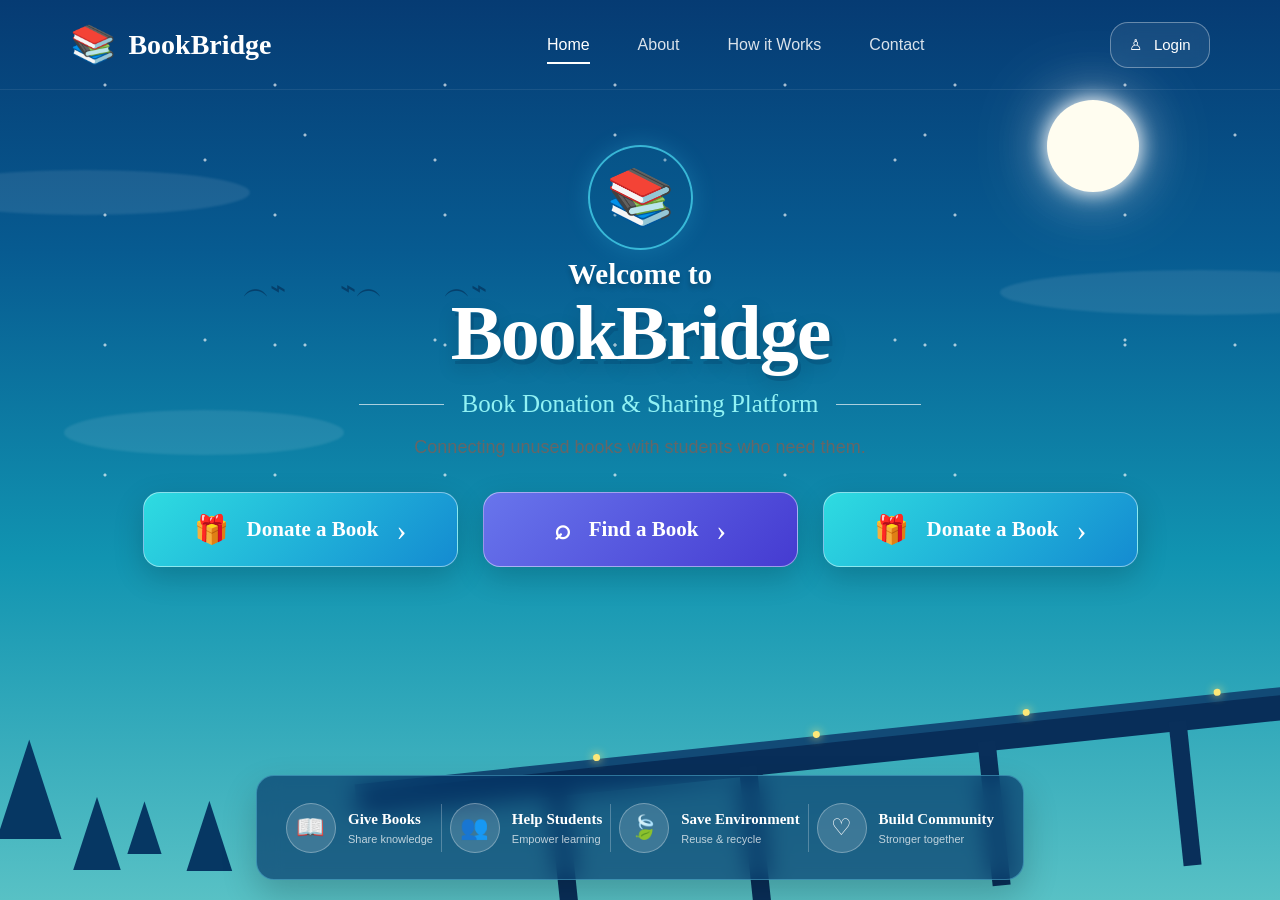
<file: index.html>
<!DOCTYPE html>
<html lang="en">

<head>
    <meta charset="UTF-8">
    <meta name="viewport" content="width=device-width, initial-scale=1.0">

    <title>BookBridge - Home</title>

    <link rel="stylesheet" href="style.css">
</head>

<body>

    <div class="home-page">

        <!-- Stars -->
        <div class="stars"></div>

        <!-- Moon -->
        <div class="moon"></div>

        <!-- Clouds -->
        <div class="cloud cloud-one"></div>
        <div class="cloud cloud-two"></div>
        <div class="cloud cloud-three"></div>

        <!-- Navigation -->
        <nav class="navbar">

            <div class="brand">
                <span class="brand-icon">📚</span>
                <span>BookBridge</span>
            </div>

            <div class="nav-links">

                <a href="#" class="active">Home</a>
                <a href="#">About</a>
                <a href="#">How it Works</a>
                <a href="#">Contact</a>

            </div>

           <div class="profile" id="profileArea">
    <span>♙</span>
    <span id="userName">Login</span>
</div>
        </nav>


        <!-- Trees -->
        <div class="trees">

            <div class="tree tree1">▲</div>
            <div class="tree tree2">▲</div>
            <div class="tree tree3">▲</div>
            <div class="tree tree4">▲</div>

        </div>


        <!-- Birds -->
        <div class="birds">
            ︵⌁　　⌁︵　　 ︵⌁
        </div>


        <!-- Main Hero -->
        <main class="hero">

            <div class="book-circle">
                📚
            </div>

            <p class="welcome">
                Welcome to
            </p>

            <h1>
                BookBridge
            </h1>

            <div class="line-title">
                <span></span>
                <h2>Book Donation & Sharing Platform</h2>
                <span></span>
            </div>

            <p class="description">
                Connecting unused books with students who need them.
            </p>


            <!-- Buttons -->
            <div class="main-buttons">

                <button class="donate-btn"
                    onclick="donateBook()">

                    <span>🎁</span>
                    <span>Donate a Book</span>
                    <b>›</b>

                </button>


               <button class="find-btn"
    onclick="window.location.href='find.html'">

    <span>⌕</span>
    <span>Find a Book</span>
    <b>›</b>

</button>


            <!-- Logout -->
            <button class="donate-btn"
    onclick="window.location.href='donate.html'">

    <span>🎁</span>
    <span>Donate a Book</span>
    <b>›</b>

</button>

        </main>


        <!-- Bridge -->
        <div class="bridge">

            <div class="bridge-road"></div>

            <div class="pillar pillar1"></div>
            <div class="pillar pillar2"></div>
            <div class="pillar pillar3"></div>
            <div class="pillar pillar4"></div>

            <div class="bridge-light light1"></div>
            <div class="bridge-light light2"></div>
            <div class="bridge-light light3"></div>
            <div class="bridge-light light4"></div>

        </div>


        <!-- Bottom Features -->
        <section class="features">

            <div class="feature">

                <div class="feature-icon book">
                    📖
                </div>

                <div>
                    <h3>Give Books</h3>
                    <p>Share knowledge</p>
                </div>

            </div>


            <div class="divider"></div>


            <div class="feature">

                <div class="feature-icon people">
                    👥
                </div>

                <div>
                    <h3>Help Students</h3>
                    <p>Empower learning</p>
                </div>

            </div>


            <div class="divider"></div>


            <div class="feature">

                <div class="feature-icon leaf">
                    🍃
                </div>

                <div>
                    <h3>Save Environment</h3>
                    <p>Reuse & recycle</p>
                </div>

            </div>


            <div class="divider"></div>


            <div class="feature">

                <div class="feature-icon heart">
                    ♡
                </div>

                <div>
                    <h3>Build Community</h3>
                    <p>Stronger together</p>
                </div>

            </div>

        </section>

    </div>


    <script src="script.js"></script>

    <script>

    const loggedUser =
        JSON.parse(localStorage.getItem("loggedInUser"));

    const profileArea =
        document.getElementById("profileArea");

    const userName =
        document.getElementById("userName");


    if (loggedUser) {

        // User logged in
        userName.textContent = loggedUser.name;

        profileArea.style.cursor = "pointer";

        profileArea.onclick = function() {

            if (confirm("Do you want to logout?")) {
                logout();
            }

        };

    } else {

        // User not logged in
        userName.textContent = "Login";

        profileArea.style.cursor = "pointer";

        profileArea.onclick = function() {

            window.location.href = "login.html";

        };

    }

</script>

</body>
</html>
</file>
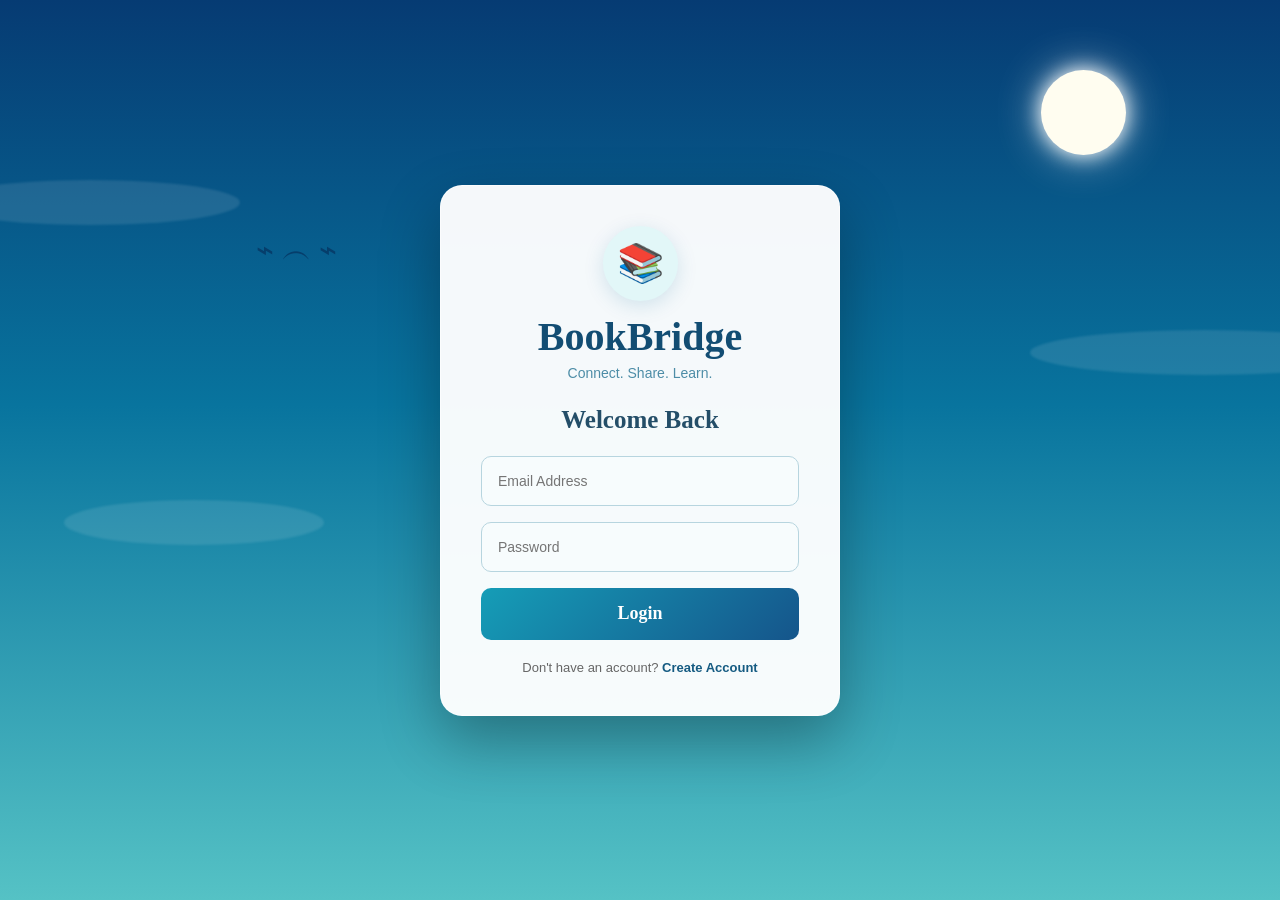
<file: donate.html>
<!DOCTYPE html>
<html lang="en">

<head>
    <meta charset="UTF-8">

    <meta name="viewport"
          content="width=device-width, initial-scale=1.0">

    <title>BookBridge - Donate a Book</title>

    <link rel="stylesheet" href="style.css">
</head>

<body>

<div class="find-page">

    <!-- NAVBAR -->

    <nav class="find-navbar">

        <div class="brand">

            <span>📚</span>

            <span>BookBridge</span>

        </div>


        <div class="find-nav-links">

            <a href="index.html">
                Home
            </a>

            <a href="donate.html"
               class="active">
                Donate
            </a>

            <a href="find.html">
                Find a Book
            </a>

            <a href="requests.html">
                My Requests
            </a>

        </div>


        <div class="user-area">

            <span>👤</span>

            <span id="donorName">
                User
            </span>

            <button
                onclick="logout()"
                class="find-logout">

                Logout

            </button>

        </div>

    </nav>


    <!-- HEADER -->

    <div class="find-header">

        <div class="find-icon">
            📚
        </div>

        <h1>
            Donate a Book
        </h1>

        <p>
            Share your unused books with students who need them.
        </p>

    </div>


    <!-- DONATION FORM -->

    <div class="login-card donation-card">

        <form id="donationForm">

            <input
                type="text"
                id="bookName"
                placeholder="Book Name"
                required
            >

            <input
                type="text"
                id="author"
                placeholder="Author"
                required
            >


            <select id="category" required>

                <option value="">
                    Select Category
                </option>

                <option value="Computer Science">
                    Computer Science
                </option>

                <option value="Mathematics">
                    Mathematics
                </option>

                <option value="Physics">
                    Physics
                </option>

                <option value="Chemistry">
                    Chemistry
                </option>

                <option value="English">
                    English
                </option>

                <option value="Other">
                    Other
                </option>

            </select>


            <input
                type="text"
                id="edition"
                placeholder="Edition"
            >


            <select id="condition" required>

                <option value="">
                    Select Book Condition
                </option>

                <option value="New">
                    New
                </option>

                <option value="Good">
                    Good
                </option>

                <option value="Used">
                    Used
                </option>

            </select>


            <input
                type="text"
                id="location"
                placeholder="Location"
                required
            >


            <textarea
                id="description"
                placeholder="Book Description"
                rows="4">
            </textarea>


            <button type="submit">

                📚 Donate This Book

            </button>

        </form>

    </div>

</div>


<script src="script.js"></script>


<script>

    const loggedUser =
        JSON.parse(
            localStorage.getItem("loggedInUser")
        );


    if (!loggedUser) {

        window.location.href =
            "login.html";

    } else {

        document.getElementById(
            "donorName"
        ).textContent =
            loggedUser.name;

    }

</script>

</body>

</html>
</file>
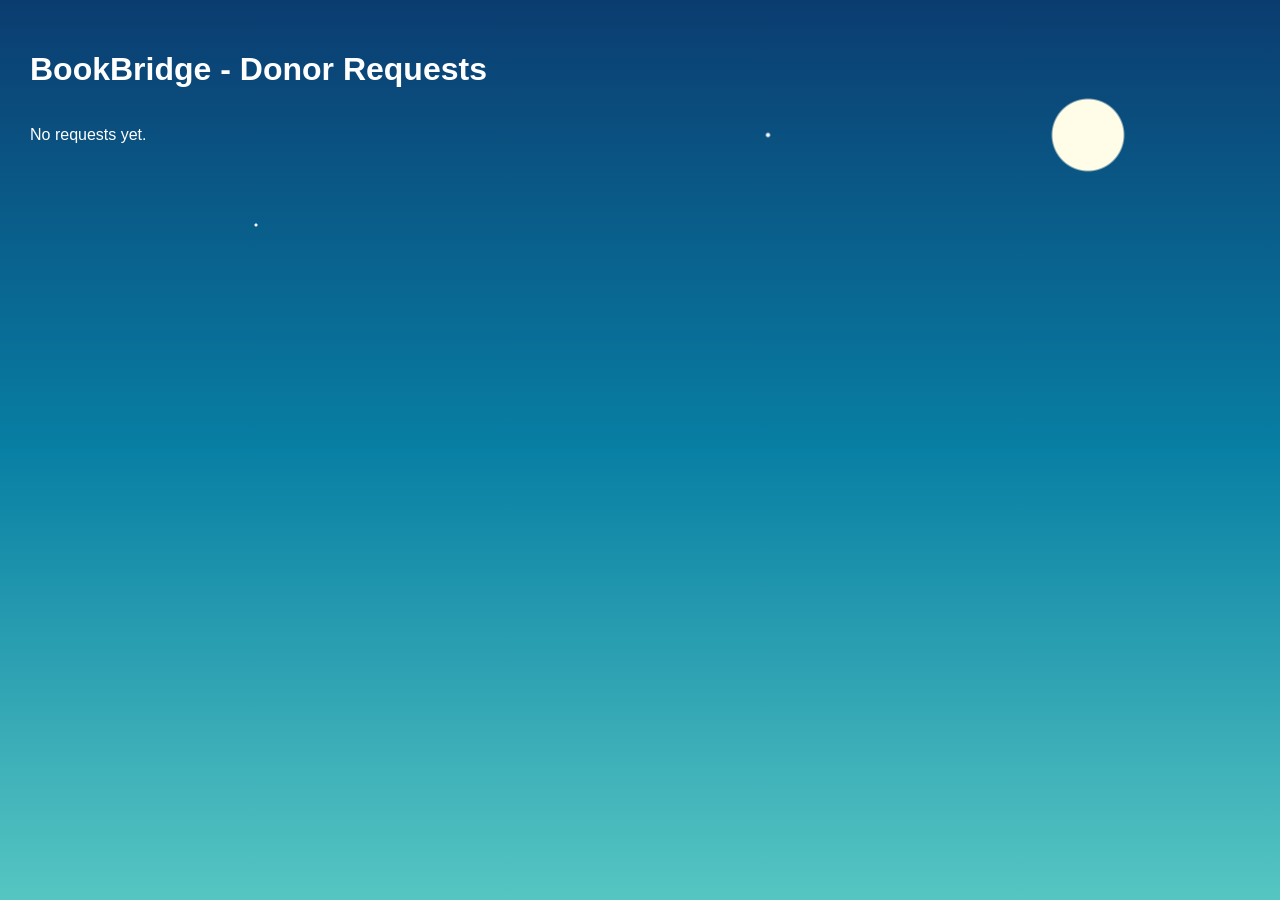
<file: donor-requests.html>
<!DOCTYPE html>
<html lang="en">
<head>
<meta charset="UTF-8">
<meta name="viewport" content="width=device-width, initial-scale=1">
<title>Donor Requests - BookBridge</title>
<style>
body {
    margin: 0;
    padding: 30px;
    font-family: Arial, sans-serif;
    color: white;
    background:
        radial-gradient(circle at 85% 15%, #fffde8 0 35px, transparent 37px),
        radial-gradient(circle at 20% 25%, white 1px, transparent 2px),
        radial-gradient(circle at 60% 15%, white 1px, transparent 3px),
        linear-gradient(180deg, #0b3c70, #087fa4, #56c6c2);
    background-attachment: fixed;
}
#list {
    display: grid;
    grid-template-columns: repeat(auto-fit, minmax(270px, 1fr));
    gap: 20px;
}
.card {
    padding: 22px;
    border-radius: 16px;
    background: #07365bd9;
    border: 1px solid #8be8ff80;
}
button {
    padding: 10px 14px;
    margin: 5px 3px;
    border: 0;
    border-radius: 7px;
    background: #16b8d0;
    color: white;
    cursor: pointer;
}
.reject { background: #d74757; }
input { max-width: 100%; margin: 10px 0; }
</style>
</head>
<body>
<h1>BookBridge - Donor Requests</h1>
<div id="list"></div>

<script src="workflow.js"></script>
<script>
function render() {
    const list = document.getElementById("list");
    const requests = getRequests();

    if (!requests.length) {
        list.innerHTML = "<p>No requests yet.</p>";
        return;
    }

    list.replaceChildren();

    requests.forEach(r => {
        const card = document.createElement("div");
        card.className = "card";

        const title = document.createElement("h2");
        title.textContent = r.title;

        const student = document.createElement("p");
        student.textContent = "Student: " + r.student;

        const status = document.createElement("p");
        status.textContent = "Status: " + r.status;

        card.append(title, student, status);

        if (r.status === "Pending") {
            addButton(card, "Accept", () => {
                donorDecision(r.id, "Accepted");
                render();
            });

            addButton(card, "Reject", () => {
                donorDecision(r.id, "Rejected");
                render();
            }, "reject");
        }

        if (r.status === "Accepted") {
            const file = document.createElement("input");
            file.type = "file";
            file.accept = "application/pdf";
            card.appendChild(file);

            addButton(card, "Upload PDF", async () => {
                try {
                    await uploadPDF(r.id, file.files[0]);
                    alert("PDF uploaded!");
                    render();
                } catch (err) {
                    alert(err.message);
                }
            });

            addButton(card, "Mark Completed", async () => {
                try {
                    await markCompleted(r.id);
                    alert("Request completed!");
                    render();
                } catch (err) {
                    alert(err.message);
                }
            });
        }

        list.appendChild(card);
    });
}

function addButton(parent, text, action, extraClass = "") {
    const button = document.createElement("button");
    button.textContent = text;
    button.className = extraClass;
    button.onclick = action;
    parent.appendChild(button);
}

render();
</script>
</body>
</html>
</file>
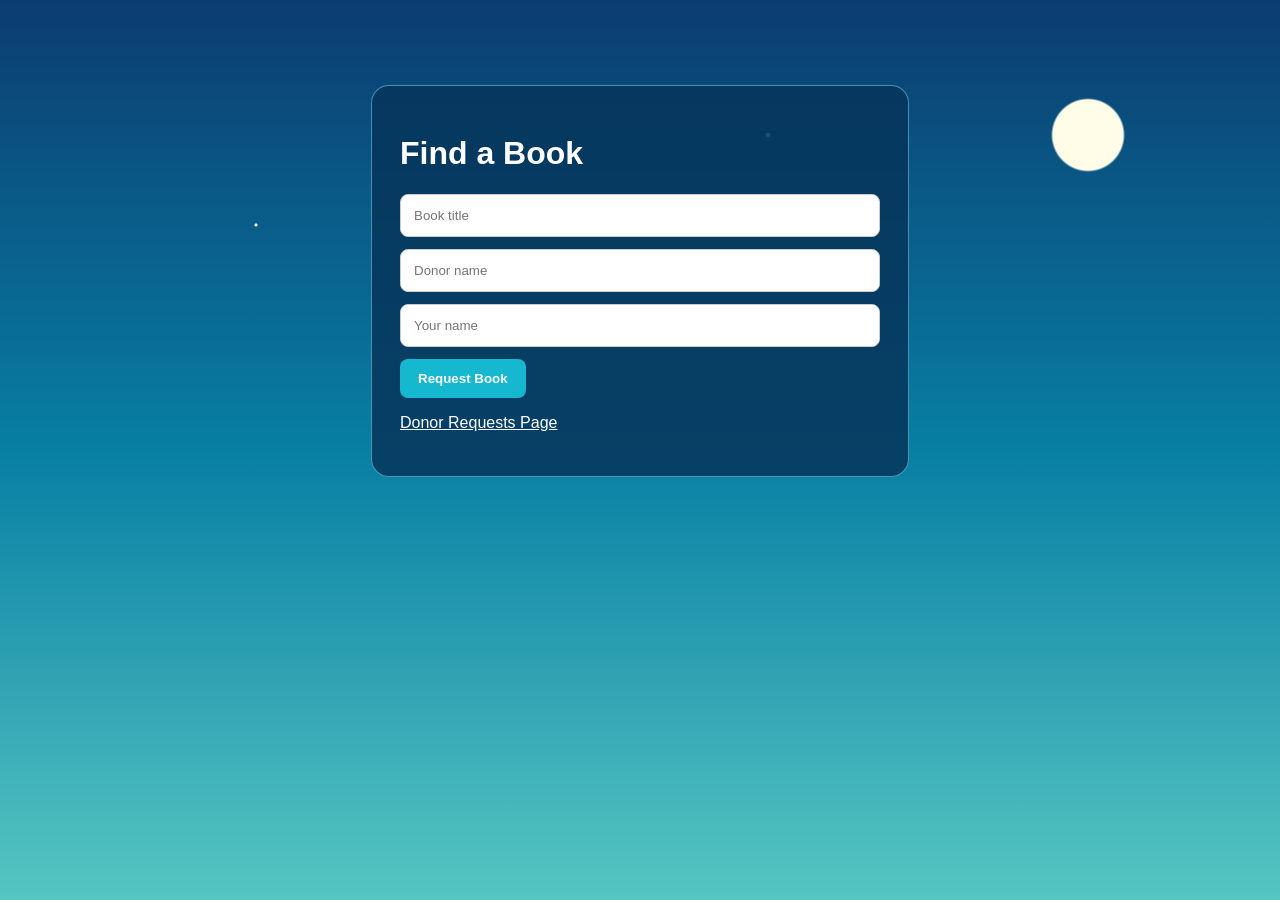
<file: find.html>
<!DOCTYPE html>
<html lang="en">
<head>
<meta charset="UTF-8">
<meta name="viewport" content="width=device-width, initial-scale=1">
<title>Find a Book - BookBridge</title>
<style>
body {
    margin: 0;
    padding: 35px;
    font-family: Arial, sans-serif;
    color: white;
    background:
        radial-gradient(circle at 85% 15%, #fffde8 0 35px, transparent 37px),
        radial-gradient(circle at 20% 25%, white 1px, transparent 2px),
        radial-gradient(circle at 60% 15%, white 1px, transparent 3px),
        linear-gradient(180deg, #0b3c70, #087fa4, #56c6c2);
    background-attachment: fixed;
}
.box {
    max-width: 480px;
    margin: 50px auto;
    padding: 28px;
    border-radius: 18px;
    background: #07365bd9;
    border: 1px solid #8be8ff80;
}
input {
    display: block;
    box-sizing: border-box;
    width: 100%;
    padding: 13px;
    margin: 12px 0;
    border-radius: 8px;
    border: 1px solid #ccc;
}
button {
    background: #16b8d0;
    color: white;
    padding: 12px 18px;
    border: 0;
    border-radius: 8px;
    cursor: pointer;
    font-weight: bold;
}
</style>
</head>
<body>
<div class="box">
    <h1>Find a Book</h1>
    <form id="requestForm">
        <input id="title" placeholder="Book title" required>
        <input id="donor" placeholder="Donor name" required>
        <input id="student" placeholder="Your name" required>
        <button type="submit">Request Book</button>
    </form>
    <p><a href="donor-requests.html" style="color:white">
        Donor Requests Page
    </a></p>
</div>

<script src="workflow.js"></script>
<script>
document.getElementById("requestForm").addEventListener("submit", e => {
    e.preventDefault();

    createRequest(
        document.getElementById("title").value.trim(),
        document.getElementById("donor").value.trim(),
        document.getElementById("student").value.trim()
    );

    e.target.reset();
});
</script>
</body>
</html>
</file>
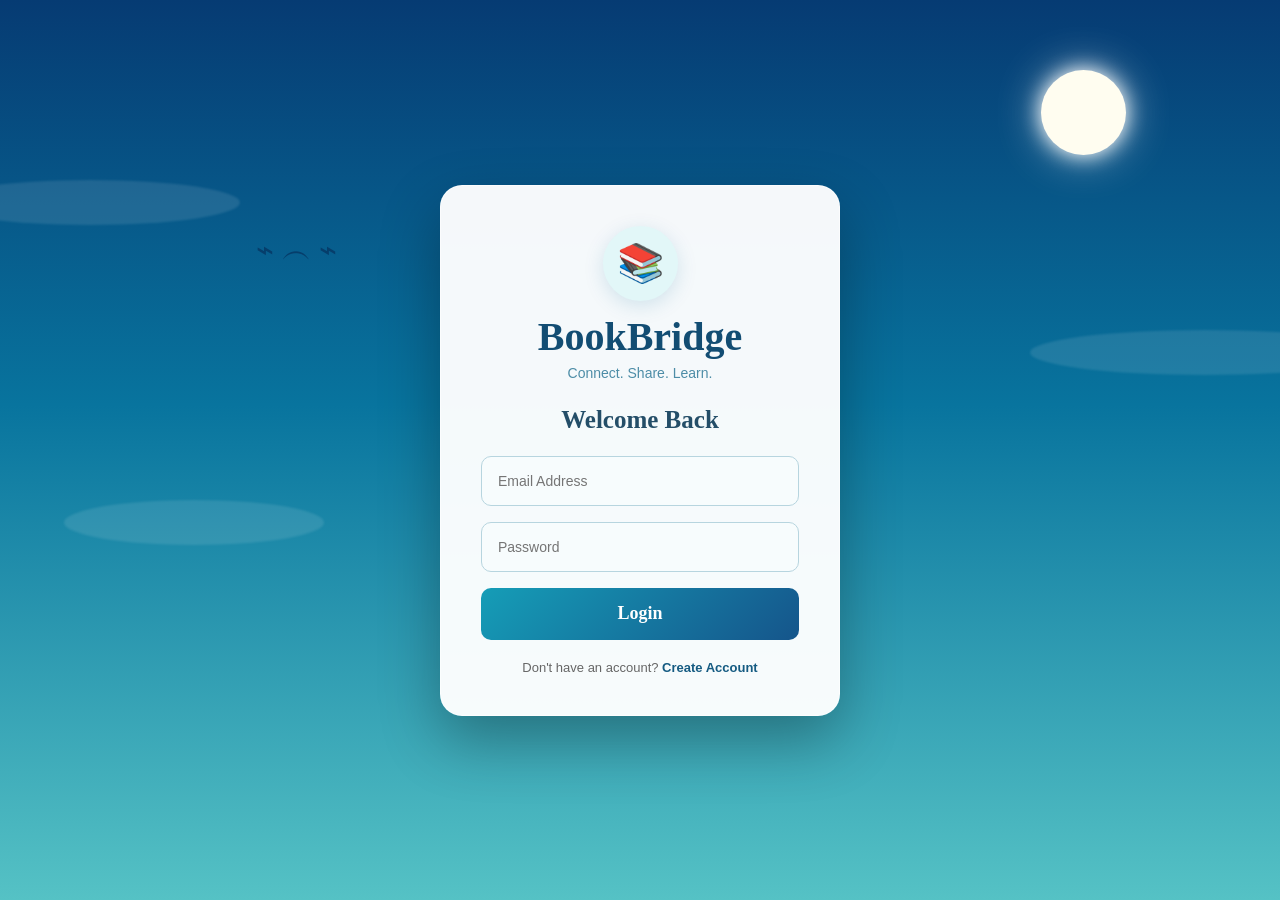
<file: login.html>
<!DOCTYPE html>
<html lang="en">
<head>
    <meta charset="UTF-8">
    <meta name="viewport" content="width=device-width, initial-scale=1.0">

    <title>BookBridge - Login</title>

    <link rel="stylesheet" href="style.css">
</head>

<body>

    <div class="background">

        <div class="moon"></div>

        <div class="cloud cloud1"></div>
        <div class="cloud cloud2"></div>
        <div class="cloud cloud3"></div>

        <div class="birds">⌁ ︵ ⌁</div>

        <div class="bridge"></div>

        <div class="login-card">

            <div class="logo">
                📚
            </div>

            <h1>BookBridge</h1>

            <p class="tagline">
                Connect. Share. Learn.
            </p>

            <h2>Welcome Back</h2>

            <form id="loginForm">

                <input
                    type="email"
                    id="loginEmail"
                    placeholder="Email Address"
                    required
                >

                <input
                    type="password"
                    id="loginPassword"
                    placeholder="Password"
                    required
                >

                <button type="submit">
                    Login
                </button>

            </form>

            <p class="bottom-text">
                Don't have an account?
                <a href="register.html">Create Account</a>
            </p>

        </div>

    </div>

    <script src="script.js"></script>

</body>
</html>
</file>
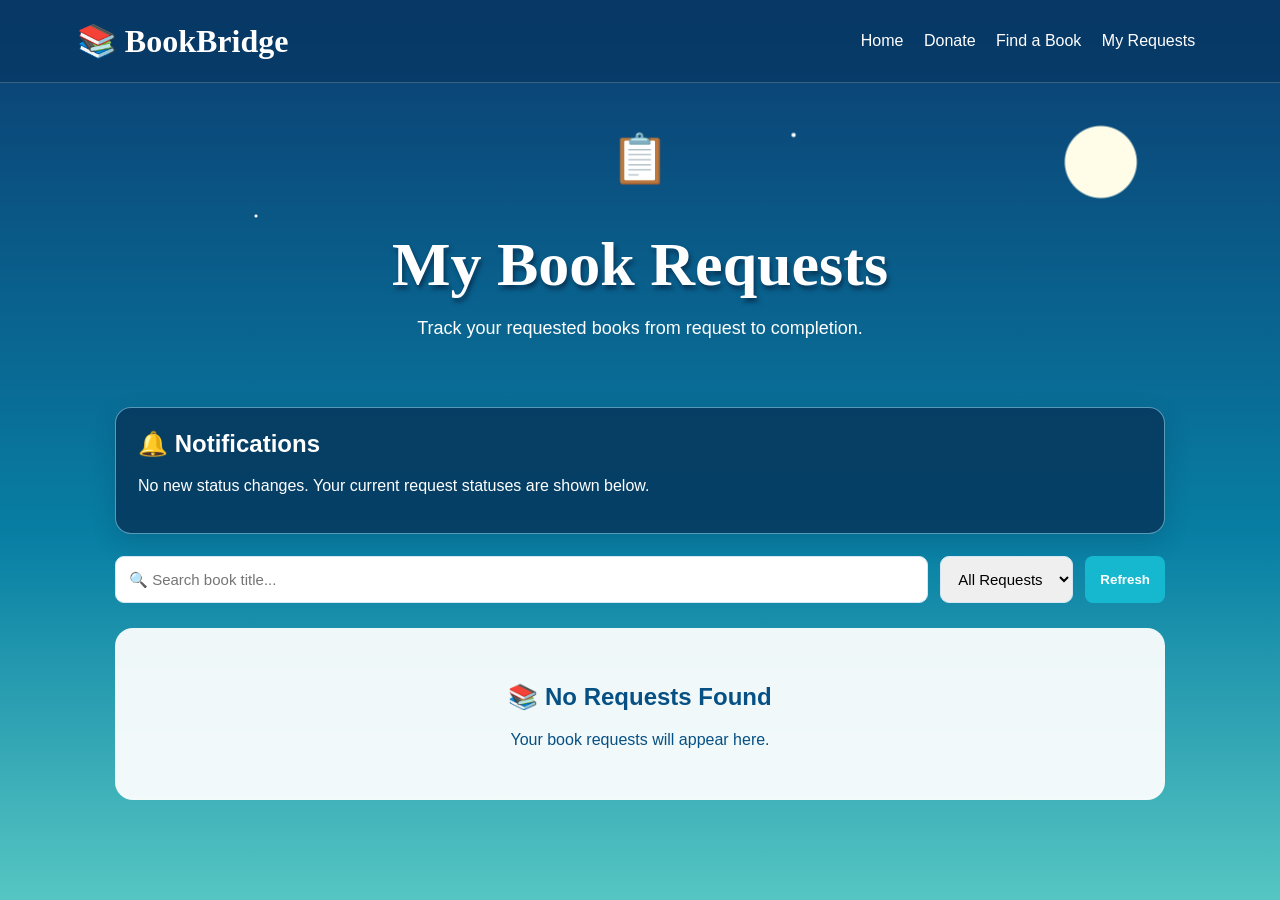
<file: my-requests.html>
<!DOCTYPE html>
<html lang="en">
<head>
<meta charset="UTF-8">
<meta name="viewport" content="width=device-width, initial-scale=1">
<title>My Requests | BookBridge</title>

<style>
* { box-sizing: border-box; }

body {
    margin: 0;
    min-height: 100vh;
    font-family: Arial, sans-serif;
    color: white;
    background:
        radial-gradient(circle at 86% 18%, #fffde8 0 35px, transparent 37px),
        radial-gradient(circle at 20% 24%, white 1px, transparent 2px),
        radial-gradient(circle at 62% 15%, white 1px, transparent 3px),
        linear-gradient(180deg, #0b3c70, #087fa4 60%, #56c6c2);
    background-attachment: fixed;
}

nav {
    padding: 22px 6%;
    display: flex;
    justify-content: space-between;
    align-items: center;
    gap: 15px;
    flex-wrap: wrap;
    background: #063763bb;
    border-bottom: 1px solid #ffffff33;
}

.logo {
    font: bold 32px Georgia, serif;
}

nav a {
    color: white;
    text-decoration: none;
    margin: 8px;
}

.hero {
    text-align: center;
    padding: 48px 15px 25px;
}

.hero h1 {
    font: bold clamp(36px, 5vw, 62px) Georgia, serif;
    margin-bottom: 12px;
    text-shadow: 2px 4px 4px #07375a;
}

.hero p { font-size: 18px; }

.container {
    width: min(1050px, 92%);
    margin: 25px auto 60px;
}

.tools {
    display: flex;
    gap: 12px;
    flex-wrap: wrap;
    margin-bottom: 25px;
}

input, select {
    padding: 13px;
    border: 1px solid #d3e8f4;
    border-radius: 9px;
    font-size: 15px;
}

#search {
    flex: 1;
    min-width: 190px;
}

.panel {
    background: #07365bd9;
    border: 1px solid #a2e9ff88;
    border-radius: 16px;
    padding: 22px;
    margin-bottom: 22px;
    box-shadow: 0 8px 25px #00244230;
}

.panel h2 { margin-top: 0; }

.notice {
    padding: 12px;
    border-radius: 8px;
    margin: 10px 0;
    background: #ffffff17;
    border-left: 4px solid #63e4f0;
}

.card {
    background: #07365bd9;
    border: 1px solid #a2e9ff88;
    border-radius: 16px;
    padding: 23px;
    margin-bottom: 20px;
}

.card h3 {
    color: #a4f5ff;
    font: bold 25px Georgia, serif;
    margin-top: 0;
}

.badge {
    display: inline-block;
    padding: 7px 12px;
    border-radius: 30px;
    background: #ffffff20;
    border: 1px solid #ffffff66;
    font-size: 13px;
}

.timeline {
    display: flex;
    gap: 5px;
    margin: 22px 0;
}

.stage {
    flex: 1;
    text-align: center;
    font-size: 12px;
    color: #c8dce7;
    padding-top: 12px;
    border-top: 4px solid #ffffff40;
}

.stage.done {
    color: #b7ffe1;
    border-color: #54f0c1;
}

button {
    padding: 11px 15px;
    border: none;
    border-radius: 8px;
    background: #16b8d0;
    color: white;
    font-weight: bold;
    cursor: pointer;
}

button:hover { filter: brightness(1.1); }

.empty {
    text-align: center;
    padding: 35px;
    background: #ffffffed;
    color: #075084;
    border-radius: 18px;
}

@media(max-width: 550px) {
    nav { justify-content: center; }
    .logo { width: 100%; text-align: center; }
    .timeline { gap: 2px; }
    .stage { font-size: 10px; overflow-wrap: anywhere; }
}
</style>
</head>

<body>

<nav>
    <div class="logo">📚 BookBridge</div>
    <div>
        <a href="index.html">Home</a>
        <a href="donate.html">Donate</a>
        <a href="find.html">Find a Book</a>
        <a href="requests.html">My Requests</a>
    </div>
</nav>

<header class="hero">
    <div style="font-size:48px">📋</div>
    <h1>My Book Requests</h1>
    <p>Track your requested books from request to completion.</p>
</header>

<main class="container">

    <section class="panel">
        <h2>🔔 Notifications</h2>
        <div id="notifications">
            <p>Your request updates will appear here.</p>
        </div>
    </section>

    <div class="tools">
        <input id="search" placeholder="🔍 Search book title..."
               aria-label="Search book title">

        <select id="statusFilter" aria-label="Filter by status">
            <option value="All">All Requests</option>
            <option value="Pending">Pending</option>
            <option value="Accepted">Accepted</option>
            <option value="Rejected">Rejected</option>
            <option value="Completed">Completed</option>
        </select>

        <button onclick="renderRequests()">Refresh</button>
    </div>

    <div id="requestList"></div>

</main>

<script src="workflow.js"></script>

<script>
const searchInput = document.getElementById("search");
const statusFilter = document.getElementById("statusFilter");

// Track recent status changes in this browser.
function showNotifications(requests) {
    const previous = JSON.parse(
        localStorage.getItem("bbPreviousStatuses") || "{}"
    );

    const messages = [];

    requests.forEach(r => {
        const oldStatus = previous[r.id];

        if (oldStatus && oldStatus !== r.status) {
            messages.push(
                `${r.title}: ${oldStatus} → ${r.status}`
            );
        }
    });

    const current = {};
    requests.forEach(r => current[r.id] = r.status);
    localStorage.setItem("bbPreviousStatuses", JSON.stringify(current));

    const area = document.getElementById("notifications");
    area.replaceChildren();

    if (!messages.length) {
        const p = document.createElement("p");
        p.textContent =
            "No new status changes. Your current request statuses are shown below.";
        area.appendChild(p);
        return;
    }

    messages.reverse().forEach(message => {
        const div = document.createElement("div");
        div.className = "notice";
        div.textContent = "🔔 " + message;
        area.appendChild(div);
    });
}

function renderRequests() {
    const all = getRequests();
    showNotifications(all);

    const query = searchInput.value.trim().toLowerCase();
    const filter = statusFilter.value;

    const filtered = all.filter(r => {
        const matchesTitle = (r.title || r.bookTitle || "")
            .toLowerCase().includes(query);

        const matchesStatus =
            filter === "All" || r.status === filter;

        return matchesTitle && matchesStatus;
    });

    const list = document.getElementById("requestList");
    list.replaceChildren();

    if (!filtered.length) {
        const empty = document.createElement("div");
        empty.className = "empty";

        const h = document.createElement("h2");
        h.textContent = "📚 No Requests Found";

        const p = document.createElement("p");
        p.textContent = all.length
            ? "Try another search or status filter."
            : "Your book requests will appear here.";

        empty.append(h, p);
        list.appendChild(empty);
        return;
    }

    filtered.forEach(r => {
        const card = document.createElement("article");
        card.className = "card";

        const title = document.createElement("h3");
        title.textContent = r.title || r.bookTitle || "Book";

        const student = document.createElement("p");
        student.textContent = "Student: " + (r.student || r.studentName || "");

        const donor = document.createElement("p");
        donor.textContent = "Donor: " + (r.donor || r.donorName || "");

        const badge = document.createElement("span");
        badge.className = "badge";
        badge.textContent = "Status: " + r.status;

        card.append(title, student, donor, badge);

        const stages = [
            "Pending", "Accepted", "PDF Uploaded", "Completed"
        ];

        const progress = document.createElement("div");
        progress.className = "timeline";

        let currentStage = -1;

        if (r.status === "Pending") currentStage = 0;
        if (r.status === "Accepted") currentStage = 1;
        if (r.status === "Rejected") currentStage = -1;
        if (r.status === "Completed") currentStage = 3;

        // PDF Uploaded is represented when the PDF key exists.
        if (r.pdfKey && r.status === "Accepted") currentStage = 2;

        stages.forEach((stage, index) => {
            const item = document.createElement("div");
            item.className =
                "stage" + (currentStage >= index ? " done" : "");
            item.textContent = stage;
            progress.appendChild(item);
        });

        card.appendChild(progress);

        if (r.status === "Rejected") {
            const p = document.createElement("p");
            p.textContent = "This request was rejected.";
            card.appendChild(p);
        }

        if (r.status === "Completed" && r.pdfKey) {
            const download = document.createElement("button");
            download.textContent = "⬇ Download Book PDF";
            download.onclick = () => downloadPDF(r.id);
            card.appendChild(download);
        } else if (r.status === "Completed") {
            const p = document.createElement("p");
            p.textContent = "Request completed. No PDF is attached.";
            card.appendChild(p);
        }

        list.appendChild(card);
    });
}

searchInput.addEventListener("input", renderRequests);
statusFilter.addEventListener("change", renderRequests);

renderRequests();
</script>

</body>
</html>
</file>
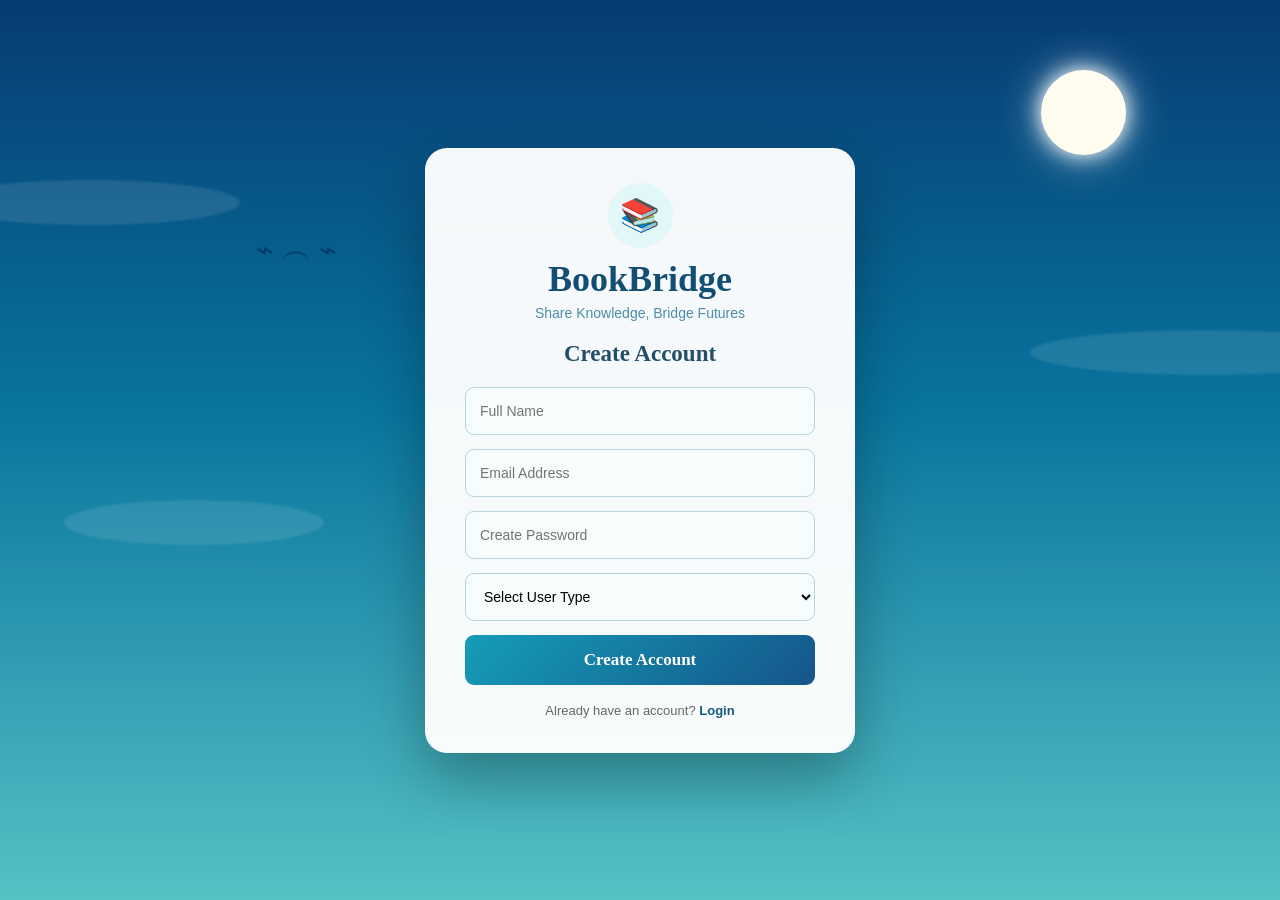
<file: register.html>
<!DOCTYPE html>
<html lang="en">
<head>
    <meta charset="UTF-8">
    <meta name="viewport" content="width=device-width, initial-scale=1.0">

    <title>BookBridge - Register</title>

    <link rel="stylesheet" href="style.css">
</head>

<body>

    <div class="background">

        <div class="moon"></div>

        <div class="cloud cloud1"></div>
        <div class="cloud cloud2"></div>
        <div class="cloud cloud3"></div>

        <div class="birds">⌁ ︵ ⌁</div>

        <div class="bridge"></div>

        <div class="register-card">

            <div class="logo">
                📚
            </div>

            <h1>BookBridge</h1>

            <p class="tagline">
                Share Knowledge, Bridge Futures
            </p>

            <h2>Create Account</h2>

            <form id="registerForm">

                <input
                    type="text"
                    id="name"
                    placeholder="Full Name"
                    required
                >

                <input
                    type="email"
                    id="email"
                    placeholder="Email Address"
                    required
                >

                <input
                    type="password"
                    id="password"
                    placeholder="Create Password"
                    required
                >

                <select id="role" required>

                    <option value="">
                        Select User Type
                    </option>

                    <option value="Student">
                        Student
                    </option>

                    <option value="Donor">
                        Donor
                    </option>

                </select>

                <button type="submit">
                    Create Account
                </button>

            </form>

            <p class="bottom-text">
                Already have an account?
                <a href="login.html">Login</a>
            </p>

        </div>

    </div>

    <script src="script.js"></script>

</body>
</html>
</file>
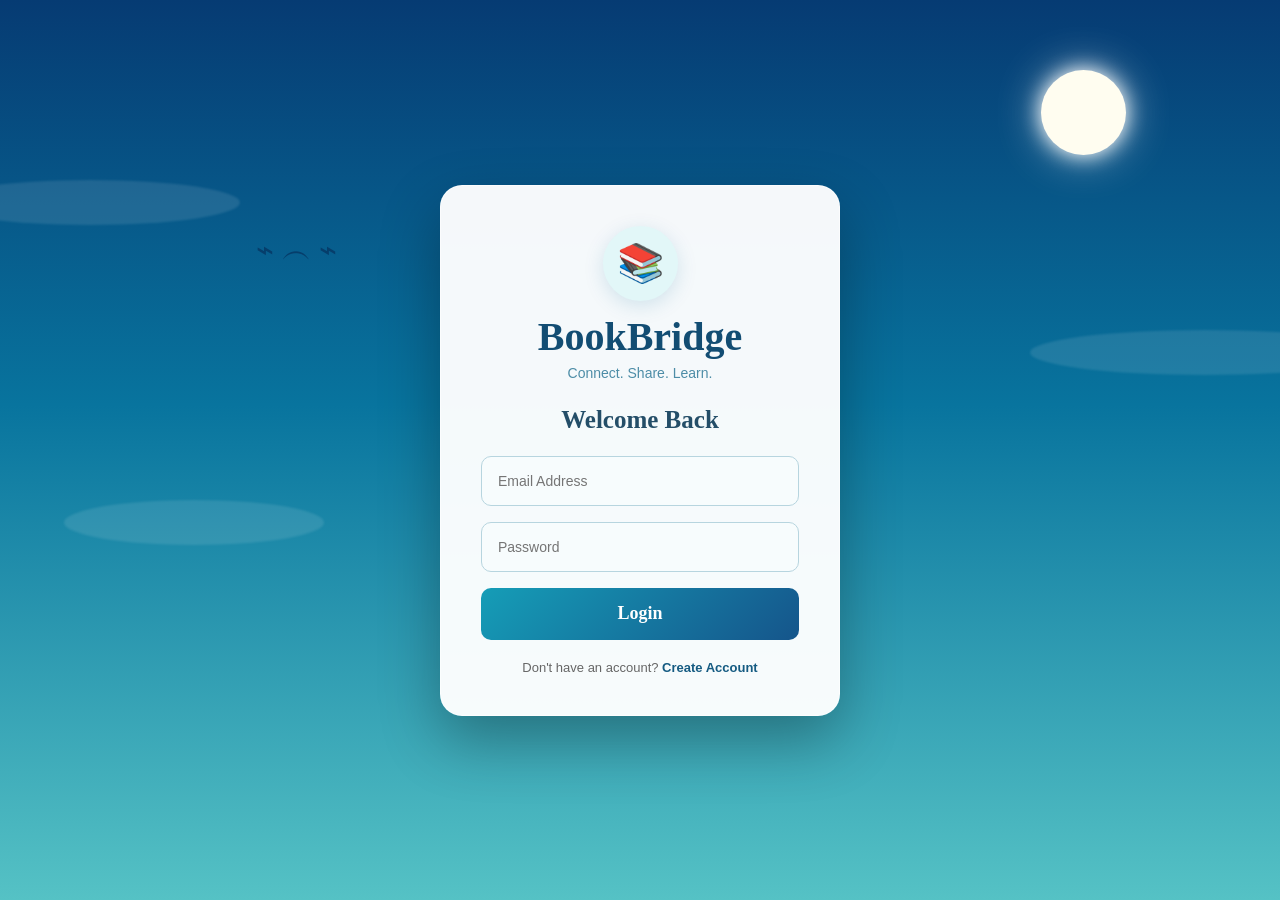
<file: requests.html>
<!DOCTYPE html>
<html lang="en">

<head>
    <meta charset="UTF-8">
    <meta name="viewport" content="width=device-width, initial-scale=1.0">

    <title>BookBridge - My Requests</title>

    <link rel="stylesheet" href="style.css">
</head>

<body>

<div class="requests-page">

    <!-- NAVBAR -->

    <nav class="find-navbar">

        <div class="brand">
            <span>📚</span>
            <span>BookBridge</span>
        </div>

        <div class="find-nav-links">

            <a href="index.html">Home</a>

            <a href="donate.html">Donate</a>

            <a href="find.html">Find a Book</a>

            <a href="requests.html" class="active">
                My Requests
            </a>

        </div>

        <div class="user-area">

            <span>👤</span>

            <span id="requestUser">
                User
            </span>

            <button onclick="logout()"
                    class="find-logout">
                Logout
            </button>

        </div>

    </nav>


    <!-- HEADER -->

    <div class="find-header">

        <div class="find-icon">
            📋
        </div>

        <h1>
            My Book Requests
        </h1>

        <p>
            Track the books you have requested.
        </p>

    </div>


    <!-- REQUESTS -->

    <div class="requests-container"
         id="requestsContainer">

    </div>


    <!-- NO REQUEST -->

    <div class="no-books"
         id="noRequests">

        <div>
            📚
        </div>

        <h2>
            No Requests Yet
        </h2>

        <p>
            Find a book and send your first request.
        </p>

        <br>

        <button
            class="request-btn"
            onclick="window.location.href='find.html'">

            🔎 Find a Book

        </button>

    </div>

</div>


<script src="script.js"></script>

</body>
</html>
<div class="feedback-box">

    <h3>⭐ Give Feedback</h3>

    <div class="stars">
        <span onclick="setRating(1)">★</span>
        <span onclick="setRating(2)">★</span>
        <span onclick="setRating(3)">★</span>
        <span onclick="setRating(4)">★</span>
        <span onclick="setRating(5)">★</span>
    </div>

    <textarea
        id="feedbackText"
        placeholder="Write your feedback...">
    </textarea>

    <button type="button" onclick="submitFeedback()">
    Submit Feedback
</button>
</div>
</file>
<file: style.css>
* {
    margin: 0;
    padding: 0;
    box-sizing: border-box;
}

body {
    font-family: Georgia, "Times New Roman", serif;
    overflow: hidden;
}


/* =========================================
   MAIN BACKGROUND
========================================= */

.home-page {

    width: 100%;
    height: 100vh;

    position: relative;
    overflow: hidden;

    background:
        linear-gradient(
            180deg,
            #063b73 0%,
            #075b91 28%,
            #1194b1 62%,
            #58c1c5 100%
        );

    color: white;
}


/* =========================================
   STARS
========================================= */

.stars {

    position: absolute;

    width: 100%;
    height: 60%;

    background-image:
        radial-gradient(circle, white 1px, transparent 2px),
        radial-gradient(circle, white 1px, transparent 2px),
        radial-gradient(circle, white 1px, transparent 2px);

    background-size:
        170px 130px,
        230px 180px,
        310px 210px;

    background-position:
        20px 20px,
        90px 70px,
        150px 30px;

    opacity: 0.65;
}


/* =========================================
   MOON
========================================= */

.moon {

    position: absolute;

    width: 92px;
    height: 92px;

    right: 11%;
    top: 100px;

    border-radius: 50%;

    background: #fffdf0;

    box-shadow:
        0 0 20px #ffffff,
        0 0 50px rgba(255,255,255,0.5),
        0 0 90px rgba(255,255,255,0.25);

    z-index: 1;
}


/* =========================================
   CLOUDS
========================================= */

.cloud {

    position: absolute;

    height: 45px;

    border-radius: 50%;

    background: rgba(255,255,255,0.09);

    filter: blur(1px);
}

.cloud-one {

    width: 330px;

    top: 170px;
    left: -80px;
}

.cloud-two {

    width: 400px;

    top: 270px;
    right: -120px;
}

.cloud-three {

    width: 280px;

    top: 410px;
    left: 5%;
}


/* =========================================
   NAVIGATION
========================================= */

.navbar {

    position: relative;

    z-index: 20;

    height: 90px;

    display: flex;

    align-items: center;

    justify-content: space-between;

    padding: 0 5.5%;

    border-bottom:
        1px solid rgba(255,255,255,0.08);
}


.brand {

    display: flex;

    align-items: center;

    gap: 12px;

    font-size: 28px;

    font-weight: bold;
}


.brand-icon {

    font-size: 37px;
}


.nav-links {

    display: flex;

    gap: 48px;

    margin-left: 90px;
}


.nav-links a {

    color: white;

    text-decoration: none;

    font-family: Arial, sans-serif;

    font-size: 16px;

    padding: 10px 0;

    opacity: 0.85;

    transition: 0.3s;

    position: relative;
}


.nav-links a:hover,
.nav-links a.active {

    opacity: 1;
}


.nav-links a.active::after {

    content: "";

    position: absolute;

    left: 0;
    right: 0;

    bottom: 0;

    height: 2px;

    background: white;
}


/* =========================================
   PROFILE
========================================= */

.profile {

    display: flex;

    align-items: center;

    gap: 12px;

    padding: 13px 18px;

    border:
        1px solid rgba(255,255,255,0.35);

    border-radius: 18px;

    font-family: Arial, sans-serif;

    background:
        rgba(255,255,255,0.07);

    backdrop-filter: blur(8px);

    font-size: 15px;
}


/* =========================================
   BIRDS
========================================= */

.birds {

    position: absolute;

    top: 270px;

    left: 19%;

    font-size: 27px;

    color: #053d68;

    z-index: 2;

    opacity: 0.9;
}


/* =========================================
   TREES
========================================= */

.trees {

    position: absolute;

    bottom: 0;
    left: 0;

    width: 28%;
    height: 330px;

    z-index: 4;
}


.tree {

    position: absolute;

    color: #063763;

    font-size: 170px;

    transform: scaleX(0.65);
}


.tree1 {
    left: -55px;
    bottom: 20px;
}

.tree2 {
    left: 35px;
    bottom: 0;
    font-size: 125px;
}

.tree3 {
    left: 100px;
    bottom: 25px;
    font-size: 90px;
}

.tree4 {
    left: 150px;
    bottom: 0;
    font-size: 120px;
}


/* =========================================
   HERO
========================================= */

.hero {

    position: relative;

    z-index: 10;

    text-align: center;

    width: 100%;

    padding-top: 55px;
}


/* =========================================
   BOOK CIRCLE
========================================= */

.book-circle {

    width: 105px;
    height: 105px;

    margin: 0 auto 8px;

    border-radius: 50%;

    display: flex;

    align-items: center;
    justify-content: center;

    font-size: 55px;

    border:
        2px solid rgba(83,235,255,0.65);

    background:
        rgba(8,101,146,0.25);

    box-shadow:
        0 0 25px rgba(70,220,255,0.2);
}


/* =========================================
   TEXT
========================================= */

.welcome {

    font-size: 29px;

    margin-top: 5px;

    font-weight: bold;

    text-shadow:
        0 4px 5px rgba(0,0,0,0.2);
}


.hero h1 {

    font-size: 78px;

    line-height: 0.95;

    margin: 5px 0 20px;

    letter-spacing: -2px;

    text-shadow:
        3px 5px 0 rgba(0,50,90,0.25),
        0 8px 20px rgba(0,0,0,0.15);
}


.line-title {

    display: flex;

    justify-content: center;

    align-items: center;

    gap: 18px;
}


.line-title span {

    width: 85px;

    height: 1px;

    background:
        rgba(255,255,255,0.65);
}


.line-title h2 {

    font-size: 25px;

    color: #91f2f4;

    font-weight: normal;

    white-space: nowrap;
}


.description {

    font-family: Arial, sans-serif;

    font-size: 18px;

    margin-top: 17px;

    color: rgba(255,255,255,0.92);
}


/* =========================================
   MAIN BUTTONS
========================================= */

.main-buttons {

    display: flex;

    justify-content: center;

    gap: 25px;

    margin-top: 32px;
}


.main-buttons button {

    width: 315px;

    height: 75px;

    border-radius: 17px;

    border: 1px solid rgba(255,255,255,0.45);

    color: white;

    display: flex;

    align-items: center;

    justify-content: center;

    gap: 18px;

    font-family: Georgia, serif;

    font-size: 21px;

    font-weight: bold;

    cursor: pointer;

    transition: 0.3s;

    box-shadow:
        0 10px 30px rgba(0,0,0,0.18);
}


.donate-btn {

    background:
        linear-gradient(
            135deg,
            #2edce1,
            #148bd1
        );
}


.find-btn {

    background:
        linear-gradient(
            135deg,
            #6875ec,
            #453bd1
        );
}


.main-buttons button:hover {

    transform: translateY(-5px) scale(1.02);

    box-shadow:
        0 18px 35px rgba(0,0,0,0.25);
}


.main-buttons button span:first-child {

    font-size: 28px;
}


.main-buttons button b {

    font-size: 30px;

    font-weight: normal;
}


/* =========================================
   LOGOUT
========================================= */

.logout-btn {

    margin-top: 22px;

    padding: 10px 27px;

    border-radius: 25px;

    border:
        1px solid rgba(255,255,255,0.7);

    background:
        rgba(255,255,255,0.06);

    color: white;

    font-family: Georgia, serif;

    font-size: 15px;

    cursor: pointer;

    transition: 0.3s;
}


.logout-btn:hover {

    background: rgba(255,255,255,0.18);
}


/* =========================================
   BRIDGE
========================================= */

.bridge {

    position: absolute;

    z-index: 5;

    width: 75%;

    height: 180px;

    right: -3%;

    bottom: 18px;

    transform: rotate(-6deg);
}


.bridge-road {

    position: absolute;

    width: 100%;

    height: 25px;

    top: 40px;

    background: #082e59;

    box-shadow:
        0 -8px 0 #124a76;
}


.pillar {

    position: absolute;

    top: 55px;

    width: 18px;

    height: 145px;

    background: #092f5a;
}


.pillar1 {
    left: 20%;
}

.pillar2 {
    left: 40%;
}

.pillar3 {
    left: 65%;
}

.pillar4 {
    left: 85%;
}


/* =========================================
   BRIDGE LIGHTS
========================================= */

.bridge-light {

    position: absolute;

    width: 7px;
    height: 7px;

    border-radius: 50%;

    background: #ffe878;

    box-shadow:
        0 0 10px #ffe878;
}


.light1 {
    left: 25%;
    top: 27px;
}

.light2 {
    left: 48%;
    top: 27px;
}

.light3 {
    left: 70%;
    top: 27px;
}

.light4 {
    left: 90%;
    top: 27px;
}


/* =========================================
   FEATURES
========================================= */

.features {

    position: absolute;

    z-index: 15;

    bottom: 20px;

    left: 20%;

    width: 60%;

    min-height: 105px;

    padding: 18px 25px;

    display: flex;

    align-items: center;

    justify-content: space-around;

    background:
        rgba(5,55,105,0.68);

    border:
        1px solid rgba(117,230,255,0.35);

    border-radius: 18px;

    backdrop-filter: blur(12px);

    box-shadow:
        0 15px 35px rgba(0,0,0,0.2);
}


.feature {

    display: flex;

    align-items: center;

    gap: 12px;
}


.feature-icon {

    width: 50px;
    height: 50px;

    border-radius: 50%;

    display: flex;

    justify-content: center;
    align-items: center;

    font-size: 23px;

    background:
        rgba(255,255,255,0.15);

    border:
        1px solid rgba(255,255,255,0.3);
}


.feature h3 {

    font-size: 15px;

    margin-bottom: 5px;
}


.feature p {

    font-family: Arial, sans-serif;

    font-size: 11px;

    color: rgba(255,255,255,0.72);
}


.divider {

    width: 1px;

    height: 48px;

    background:
        rgba(255,255,255,0.25);
}


/* =========================================
   RESPONSIVE
========================================= */

@media (max-width: 1000px) {

    .nav-links {
        display: none;
    }

    .hero h1 {
        font-size: 55px;
    }

    .line-title h2 {
        font-size: 19px;
    }

    .main-buttons button {
        width: 260px;
    }

    .features {
        width: 90%;
        left: 5%;
    }

}


@media (max-width: 700px) {

    .profile {
        display: none;
    }

    .navbar {
        padding: 0 25px;
    }

    .hero {
        padding-top: 30px;
    }

    .hero h1 {
        font-size: 45px;
    }

    .welcome {
        font-size: 23px;
    }

    .line-title span {
        width: 30px;
    }

    .line-title h2 {
        font-size: 16px;
    }

    .description {
        font-size: 14px;
        padding: 0 20px;
    }

    .main-buttons {
        flex-direction: column;
        align-items: center;
        gap: 12px;
    }

    .main-buttons button {
        width: 280px;
        height: 60px;
    }

    .features {
        display: none;
    }

    .bridge {
        opacity: 0.6;
    }
}
/* =========================================
   LOGIN PAGE
========================================= */

.background {

    min-height: 100vh;

    width: 100%;

    position: relative;

    overflow: hidden;

    display: flex;

    justify-content: center;

    align-items: center;

    background:
        linear-gradient(
            180deg,
            #063b73 0%,
            #08749e 45%,
            #55c2c5 100%
        );
}


/* Moon */

.background .moon {

    position: absolute;

    width: 85px;
    height: 85px;

    right: 12%;
    top: 70px;

    border-radius: 50%;

    background: #fffdf0;

    box-shadow:
        0 0 20px white,
        0 0 45px rgba(255,255,255,0.6);
}


/* Clouds */

.background .cloud {

    position: absolute;

    height: 45px;

    border-radius: 50%;

    background: rgba(255,255,255,0.10);
}

.background .cloud1 {

    width: 300px;

    top: 180px;
    left: -60px;
}

.background .cloud2 {

    width: 350px;

    top: 330px;
    right: -100px;
}

.background .cloud3 {

    width: 260px;

    top: 500px;
    left: 5%;
}


/* Birds */

.background .birds {

    position: absolute;

    top: 230px;
    left: 20%;

    color: #063b68;

    font-size: 30px;

    z-index: 2;
}


/* =========================================
   LOGIN CARD
========================================= */

.login-card {

    position: relative;

    z-index: 10;

    width: 400px;

    padding: 40px;

    border-radius: 22px;

    background:
        rgba(255,255,255,0.96);

    text-align: center;

    box-shadow:
        0 25px 60px rgba(0,0,0,0.30);

    border:
        1px solid rgba(255,255,255,0.6);
}


/* Logo */

.login-card .logo {

    width: 75px;
    height: 75px;

    margin: 0 auto 12px;

    display: flex;

    align-items: center;

    justify-content: center;

    border-radius: 50%;

    background: #e2f7f8;

    font-size: 38px;

    box-shadow:
        0 5px 20px rgba(0,100,150,0.15);
}


/* Heading */

.login-card h1 {

    margin-bottom: 5px;

    color: #124d73;

    font-size: 40px;
}


.login-card .tagline {

    color: #4d8da7;

    font-family: Arial, sans-serif;

    font-size: 14px;

    margin-bottom: 25px;
}


.login-card h2 {

    color: #244e68;

    font-size: 25px;

    margin-bottom: 22px;
}


/* =========================================
   LOGIN INPUTS
========================================= */

.login-card form input {

    width: 100%;

    height: 50px;

    padding: 0 16px;

    margin-bottom: 16px;

    border: 1px solid #b7d5df;

    border-radius: 10px;

    outline: none;

    background: #f7fcfd;

    font-family: Arial, sans-serif;

    font-size: 14px;

    transition: 0.3s;
}


.login-card form input:focus {

    border-color: #168cab;

    box-shadow:
        0 0 0 3px rgba(22,140,171,0.12);
}


/* =========================================
   LOGIN BUTTON
========================================= */

.login-card form button {

    width: 100%;

    height: 52px;

    border: none;

    border-radius: 10px;

    background:
        linear-gradient(
            135deg,
            #159db7,
            #15558b
        );

    color: white;

    font-family: Georgia, serif;

    font-size: 18px;

    font-weight: bold;

    cursor: pointer;

    transition: 0.3s;
}


.login-card form button:hover {

    transform: translateY(-2px);

    box-shadow:
        0 10px 25px rgba(0,80,130,0.25);
}


/* Bottom text */

.login-card .bottom-text {

    margin-top: 20px;

    color: #666;

    font-family: Arial, sans-serif;

    font-size: 13px;
}


.login-card .bottom-text a {

    color: #155b82;

    font-weight: bold;

    text-decoration: none;
}


.login-card .bottom-text a:hover {

    text-decoration: underline;
}


/* =========================================
   REGISTER PAGE
========================================= */

.register-card {

    position: relative;

    z-index: 10;

    width: 430px;

    padding: 35px 40px;

    border-radius: 22px;

    background:
        rgba(255,255,255,0.96);

    text-align: center;

    box-shadow:
        0 25px 60px rgba(0,0,0,0.30);
}


.register-card .logo {

    width: 65px;
    height: 65px;

    margin: 0 auto 10px;

    display: flex;

    align-items: center;

    justify-content: center;

    border-radius: 50%;

    background: #e2f7f8;

    font-size: 32px;
}


.register-card h1 {

    color: #124d73;

    font-size: 36px;

    margin-bottom: 5px;
}


.register-card .tagline {

    color: #4d8da7;

    font-family: Arial, sans-serif;

    font-size: 14px;

    margin-bottom: 20px;
}


.register-card h2 {

    color: #244e68;

    font-size: 23px;

    margin-bottom: 20px;
}


.register-card form input,
.register-card form select {

    width: 100%;

    height: 48px;

    padding: 0 14px;

    margin-bottom: 14px;

    border: 1px solid #b7d5df;

    border-radius: 9px;

    outline: none;

    background: #f7fcfd;

    font-family: Arial, sans-serif;

    font-size: 14px;
}


.register-card form input:focus,
.register-card form select:focus {

    border-color: #168cab;

    box-shadow:
        0 0 0 3px rgba(22,140,171,0.12);
}


.register-card form button {

    width: 100%;

    height: 50px;

    border: none;

    border-radius: 9px;

    background:
        linear-gradient(
            135deg,
            #159db7,
            #15558b
        );

    color: white;

    font-family: Georgia, serif;

    font-size: 17px;

    font-weight: bold;

    cursor: pointer;
}


.register-card .bottom-text {

    margin-top: 18px;

    font-family: Arial, sans-serif;

    font-size: 13px;

    color: #666;
}


.register-card .bottom-text a {

    color: #155b82;

    font-weight: bold;

    text-decoration: none;
}


/* =========================================
   MOBILE
========================================= */

@media (max-width: 600px) {

    .login-card,
    .register-card {

        width: 90%;

        padding: 30px 25px;
    }

    .login-card h1,
    .register-card h1 {

        font-size: 32px;
    }
}
/* =========================================
   FIND BOOK PAGE
========================================= */

.find-page {

    min-height: 100vh;

    background:
        linear-gradient(
            180deg,
            #063b73 0%,
            #08769e 45%,
            #54c1c5 100%
        );

    color: white;

    padding-bottom: 50px;

    overflow-y: auto;
}


/* NAVBAR */

.find-navbar {

    height: 85px;

    padding: 0 5%;

    display: flex;

    align-items: center;

    justify-content: space-between;

    border-bottom:
        1px solid rgba(255,255,255,0.15);

    background:
        rgba(4,45,88,0.25);
}


.find-nav-links {

    display: flex;

    gap: 35px;
}


.find-nav-links a {

    color: white;

    text-decoration: none;

    font-family: Arial, sans-serif;

    font-size: 15px;

    padding: 8px 0;

    opacity: 0.8;
}


.find-nav-links a:hover,
.find-nav-links a.active {

    opacity: 1;

    border-bottom: 2px solid white;
}


.user-area {

    display: flex;

    align-items: center;

    gap: 10px;

    font-family: Arial, sans-serif;
}


.find-logout {

    margin-left: 12px;

    padding: 8px 18px;

    border-radius: 20px;

    border: 1px solid rgba(255,255,255,0.5);

    background: rgba(255,255,255,0.08);

    color: white;

    cursor: pointer;
}


/* HEADER */

.find-header {

    text-align: center;

    padding-top: 45px;

    padding-bottom: 25px;
}


.find-icon {

    width: 75px;

    height: 75px;

    margin: auto;

    border-radius: 50%;

    display: flex;

    align-items: center;

    justify-content: center;

    font-size: 35px;

    background:
        rgba(255,255,255,0.12);

    border:
        2px solid rgba(110,235,255,0.6);
}


.find-header h1 {

    font-size: 52px;

    margin-top: 12px;

    text-shadow:
        3px 4px rgba(0,40,80,0.25);
}


.find-header p {

    font-family: Arial, sans-serif;

    font-size: 16px;

    margin-top: 8px;

    color: rgba(255,255,255,0.85);
}


/* SEARCH BOX */

.search-box {

    width: 70%;

    max-width: 850px;

    margin: 10px auto 25px;

    display: flex;

    gap: 12px;
}


.search-box input {

    flex: 1;

    height: 55px;

    padding: 0 20px;

    border: none;

    outline: none;

    border-radius: 12px;

    font-family: Arial, sans-serif;

    font-size: 15px;

    background: rgba(255,255,255,0.95);

    box-shadow:
        0 8px 25px rgba(0,0,0,0.15);
}


.search-box button {

    width: 130px;

    border: none;

    border-radius: 12px;

    background:
        linear-gradient(
            135deg,
            #24d8df,
            #17639c
        );

    color: white;

    font-weight: bold;

    font-size: 15px;

    cursor: pointer;
}


.search-box button:hover {

    transform: translateY(-2px);
}


/* BOOK COUNT */

.book-count {

    width: 90%;

    max-width: 1100px;

    margin: 15px auto;

    font-family: Arial, sans-serif;

    font-size: 14px;

    color: rgba(255,255,255,0.85);
}


/* BOOK CONTAINER */

.books-container {

    width: 90%;

    max-width: 1100px;

    margin: auto;

    display: grid;

    grid-template-columns:
        repeat(3, 1fr);

    gap: 22px;
}


/* BOOK CARD */

.book-card {

    padding: 25px;

    border-radius: 18px;

    background:
        rgba(255,255,255,0.94);

    color: #163f5d;

    box-shadow:
        0 15px 35px rgba(0,0,0,0.18);

    transition: 0.3s;
}


.book-card:hover {

    transform: translateY(-7px);

    box-shadow:
        0 20px 40px rgba(0,0,0,0.25);
}


.book-card-icon {

    width: 55px;

    height: 55px;

    display: flex;

    align-items: center;

    justify-content: center;

    border-radius: 50%;

    background: #e0f5f7;

    font-size: 27px;

    margin-bottom: 15px;
}


.book-card h2 {

    font-size: 22px;

    margin-bottom: 8px;
}


.book-author {

    color: #477a91;

    font-family: Arial, sans-serif;

    font-size: 14px;

    margin-bottom: 15px;
}


.book-details {

    display: flex;

    flex-wrap: wrap;

    gap: 7px;

    margin-bottom: 15px;
}


.book-tag {

    padding: 5px 9px;

    border-radius: 15px;

    background: #e7f4f6;

    color: #24627e;

    font-family: Arial, sans-serif;

    font-size: 11px;
}


.book-location {

    font-family: Arial, sans-serif;

    font-size: 13px;

    color: #555;

    margin-bottom: 15px;
}


.book-description {

    font-family: Arial, sans-serif;

    font-size: 13px;

    color: #666;

    line-height: 1.5;

    margin-bottom: 18px;
}


.request-btn {

    width: 100%;

    height: 42px;

    border: none;

    border-radius: 9px;

    background:
        linear-gradient(
            135deg,
            #155b8c,
            #178fa9
        );

    color: white;

    font-weight: bold;

    cursor: pointer;
}


.request-btn:hover {

    opacity: 0.9;
}


/* NO BOOKS */

.no-books {

    width: 90%;

    max-width: 500px;

    margin: 50px auto;

    padding: 40px;

    text-align: center;

    border-radius: 18px;

    background:
        rgba(255,255,255,0.94);

    color: #244e68;
}


.no-books div {

    font-size: 50px;

    margin-bottom: 15px;
}


.no-books p {

    margin-top: 8px;

    font-family: Arial, sans-serif;

    color: #666;
}


/* MOBILE */

@media (max-width: 900px) {

    .books-container {

        grid-template-columns:
            repeat(2, 1fr);
    }

    .search-box {

        width: 85%;
    }

}


@media (max-width: 600px) {

    .find-nav-links {

        display: none;
    }

    .find-navbar {

        padding: 0 20px;
    }

    .find-header h1 {

        font-size: 38px;
    }

    .search-box {

        width: 90%;

        flex-direction: column;
    }

    .search-box button {

        width: 100%;

        height: 48px;
    }

    .books-container {

        grid-template-columns: 1fr;
    }

}
/* =========================================
   REQUEST PAGE
========================================= */

.requests-page {

    min-height: 100vh;

    background:
        linear-gradient(
            180deg,
            #063b73 0%,
            #08769e 45%,
            #54c1c5 100%
        );

    color: white;

    overflow-y: auto;

    padding-bottom: 50px;
}


.requests-container {

    width: 85%;

    max-width: 950px;

    margin: 20px auto;

    display: flex;

    flex-direction: column;

    gap: 18px;
}


/* REQUEST CARD */

.request-card {

    min-height: 125px;

    padding: 22px 25px;

    border-radius: 18px;

    background:
        rgba(255,255,255,0.94);

    color: #194866;

    display: flex;

    align-items: center;

    gap: 22px;

    box-shadow:
        0 12px 30px rgba(0,0,0,0.18);

    transition: 0.3s;
}


.request-card:hover {

    transform: translateY(-4px);

    box-shadow:
        0 18px 35px rgba(0,0,0,0.25);
}


/* BOOK ICON */

.request-book-icon {

    width: 65px;

    height: 65px;

    flex-shrink: 0;

    border-radius: 50%;

    display: flex;

    justify-content: center;

    align-items: center;

    font-size: 32px;

    background: #e1f5f7;
}


/* REQUEST INFO */

.request-info {

    flex: 1;
}


.request-info h2 {

    margin-bottom: 7px;

    font-size: 22px;
}


.request-info p {

    font-family: Arial, sans-serif;

    color: #50778b;

    margin-bottom: 10px;
}


.request-info span {

    display: inline-block;

    margin-right: 8px;

    padding: 5px 9px;

    border-radius: 15px;

    background: #e7f4f6;

    color: #24627e;

    font-family: Arial, sans-serif;

    font-size: 11px;
}


/* STATUS */

.request-status {

    min-width: 110px;

    text-align: center;
}


.request-status small {

    display: block;

    color: #777;

    font-family: Arial, sans-serif;

    font-size: 11px;

    margin-bottom: 8px;
}


.request-status strong {

    display: inline-block;

    padding: 7px 15px;

    border-radius: 20px;

    background: #fff2c7;

    color: #9a7200;

    font-family: Arial, sans-serif;

    font-size: 12px;
}


/* MOBILE */

@media (max-width: 650px) {

    .request-card {

        flex-direction: column;

        text-align: center;
    }

    .request-info span {

        margin-top: 5px;
    }

    .request-status {

        width: 100%;
    }

}
/* =========================================
   DONATE FORM - CENTER ALIGNMENT
========================================= */

.donation-card {
    width: 620px;
    max-width: 90%;

    margin: 40px auto 80px auto;

    padding: 35px 45px;

    background: rgba(255, 255, 255, 0.96);

    border-radius: 25px;

    box-shadow:
        0 15px 40px rgba(0, 0, 0, 0.25);

    box-sizing: border-box;
}


/* DONATION FORM */

#donationForm {
    width: 100%;

    display: flex;

    flex-direction: column;

    gap: 16px;
}


/* INPUTS */

#donationForm input,
#donationForm select,
#donationForm textarea {

    width: 100%;

    padding: 15px 18px;

    box-sizing: border-box;

    border: 1px solid #b9dce5;

    border-radius: 12px;

    background: #f8fcfd;

    color: #234c63;

    font-size: 16px;

    font-family: Arial, sans-serif;

    outline: none;
}


/* SELECT */

#donationForm select {

    appearance: auto;

    cursor: pointer;
}


/* TEXTAREA */

#donationForm textarea {

    resize: vertical;

    min-height: 110px;
}


/* FOCUS */

#donationForm input:focus,
#donationForm select:focus,
#donationForm textarea:focus {

    border-color: #39b6d0;

    box-shadow:
        0 0 0 3px rgba(57, 182, 208, 0.15);
}


/* DONATE BUTTON */

#donationForm button {

    width: 100%;

    padding: 16px;

    margin-top: 5px;

    border: none;

    border-radius: 12px;

    background:
        linear-gradient(
            135deg,
            #07528a,
            #159db5
        );

    color: white;

    font-size: 18px;

    font-weight: bold;

    cursor: pointer;

    transition: 0.3s;
}


#donationForm button:hover {

    transform: translateY(-2px);

    box-shadow:
        0 8px 20px rgba(0, 0, 0, 0.2);
}


/* MOBILE */

@media (max-width: 700px) {

    .donation-card {

        width: 92%;

        padding: 25px 20px;

        margin-top: 25px;
    }

}
/* =========================================
   ALLOW PAGE SCROLL
========================================= */

html,
body {
    min-height: 100%;
    height: auto;
    overflow-x: hidden;
    overflow-y: auto;
}

.find-page,
.requests-page {
    min-height: 100vh;
    height: auto;
    overflow: visible;
}

/* Donate page form should continue below screen */
.donation-card {
    margin-bottom: 80px;
}
/* ==========================================
   FIND A BOOK PAGE
========================================== */

.find-page {
    min-height: 100vh;
    background:
        linear-gradient(
            180deg,
            #07467c 0%,
            #08729b 45%,
            #35b5c2 100%
        );

    color: white;
}


/* NAVBAR */

.find-page .navbar {

    height: 110px;

    display: flex;

    align-items: center;

    justify-content: space-between;

    padding: 0 70px;

    box-sizing: border-box;

    background: rgba(4, 54, 103, 0.8);

    border-bottom: 1px solid rgba(255,255,255,0.2);

}


.find-page .logo {

    display: flex;

    align-items: center;

    gap: 15px;

    font-size: 34px;

    font-weight: bold;

}


.find-page .logo span {

    font-family: Georgia, serif;

}


.find-page nav {

    display: flex;

    gap: 40px;

}


.find-page nav a {

    color: white;

    text-decoration: none;

    font-size: 18px;

    padding: 15px 0;

}


.find-page nav a.active {

    border-bottom: 3px solid white;

}


.user-area {

    display: flex;

    align-items: center;

    gap: 12px;

    font-size: 17px;

}


.user-area button {

    margin-left: 15px;

    padding: 10px 22px;

    border-radius: 25px;

    border: 1px solid white;

    background: transparent;

    color: white;

    cursor: pointer;

}


/* HEADER */

.find-header {

    text-align: center;

    padding: 55px 20px 25px;

}


.book-icon {

    width: 80px;

    height: 80px;

    margin: auto;

    display: flex;

    align-items: center;

    justify-content: center;

    border-radius: 50%;

    background: rgba(255,255,255,0.12);

    border: 2px solid #5ed4e5;

    font-size: 38px;

}


.find-header h1 {

    margin: 20px 0 10px;

    font-size: 58px;

    font-family: Georgia, serif;

    text-shadow: 3px 4px rgba(0,0,0,0.2);

}


.find-header p {

    font-size: 20px;

}


/* SEARCH */

.search-section {

    display: flex;

    justify-content: center;

    margin: 25px 20px 45px;

}


.search-box {

    width: 750px;

    display: flex;

    gap: 12px;

}


.search-box input {

    flex: 1;

    padding: 18px 22px;

    border: none;

    border-radius: 12px;

    font-size: 17px;

    outline: none;

}


.search-box button {

    padding: 0 30px;

    border: none;

    border-radius: 12px;

    background: white;

    color: #07528a;

    font-size: 17px;

    font-weight: bold;

    cursor: pointer;

}


/* BOOK SECTION */

.books-section {

    width: 1100px;

    max-width: 90%;

    margin: auto;

    padding-bottom: 80px;

}


.books-section h2 {

    text-align: center;

    font-family: Georgia, serif;

    font-size: 32px;

    margin-bottom: 30px;

}


/* BOOK LIST */

.book-list {

    display: grid;

    grid-template-columns:
        repeat(auto-fit, minmax(320px, 1fr));

    gap: 25px;

}


/* BOOK CARD */

.book-card {

    background: rgba(255,255,255,0.96);

    color: #174a65;

    border-radius: 20px;

    padding: 25px;

    display: flex;

    gap: 20px;

    box-shadow:
        0 12px 30px rgba(0,0,0,0.2);

    transition: 0.3s;

}


.book-card:hover {

    transform: translateY(-5px);

}


.book-cover {

    min-width: 65px;

    height: 85px;

    display: flex;

    align-items: center;

    justify-content: center;

    background: #d9f4f7;

    border-radius: 12px;

    font-size: 35px;

}


.book-details {

    flex: 1;

}


.book-details h3 {

    margin-top: 0;

    font-size: 23px;

    color: #07528a;

    font-family: Georgia, serif;

}


.book-details p {

    margin: 7px 0;

    font-size: 14px;

}


.description {

    color: #666;

    line-height: 1.4;

}


.request-button {

    margin-top: 15px;

    padding: 11px 18px;

    border: none;

    border-radius: 10px;

    background:
        linear-gradient(
            135deg,
            #07528a,
            #159db5
        );

    color: white;

    font-weight: bold;

    cursor: pointer;

}


/* NO BOOKS */

.no-books {

    grid-column: 1 / -1;

    text-align: center;

    background: rgba(255,255,255,0.95);

    color: #07528a;

    padding: 45px;

    border-radius: 20px;

}


@media (max-width: 900px) {

    .find-page .navbar {

        padding: 0 25px;

    }

    .find-page nav {

        gap: 15px;

    }

    .find-page nav a {

        font-size: 15px;

    }

    .user-area {

        display: none;

    }

}


@media (max-width: 600px) {

    .find-header h1 {

        font-size: 40px;

    }

    .search-box {

        flex-direction: column;

    }

    .search-box button {

        padding: 15px;

    }

    .book-card {

        flex-direction: column;

    }

}
/* ==========================================
   FEEDBACK & RATING
========================================== */

.feedback-box {
    margin-top: 25px;
    padding: 25px;
    background: #f5fbfd;
    border-radius: 20px;
}

.feedback-box h3 {
    color: #07528a;
    margin-bottom: 15px;
}

.stars {
    display: flex;
    gap: 8px;
    margin-bottom: 15px;
}

.stars span {
    font-size: 32px;
    color: #ccc;
    cursor: pointer;
    transition: 0.2s;
}

.stars span:hover {
    transform: scale(1.15);
}

.stars span.selected {
    color: #f5b400;
}

.feedback-box textarea {
    width: 100%;
    min-height: 100px;
    padding: 15px;
    border-radius: 12px;
    border: 1px solid #b8dce8;
    box-sizing: border-box;
    resize: vertical;
    font-size: 16px;
}

.feedback-box button {
    margin-top: 15px;
    padding: 12px 25px;
    border: none;
    border-radius: 10px;
    background: #087fa5;
    color: white;
    font-size: 16px;
    font-weight: bold;
    cursor: pointer;
}
</file>
